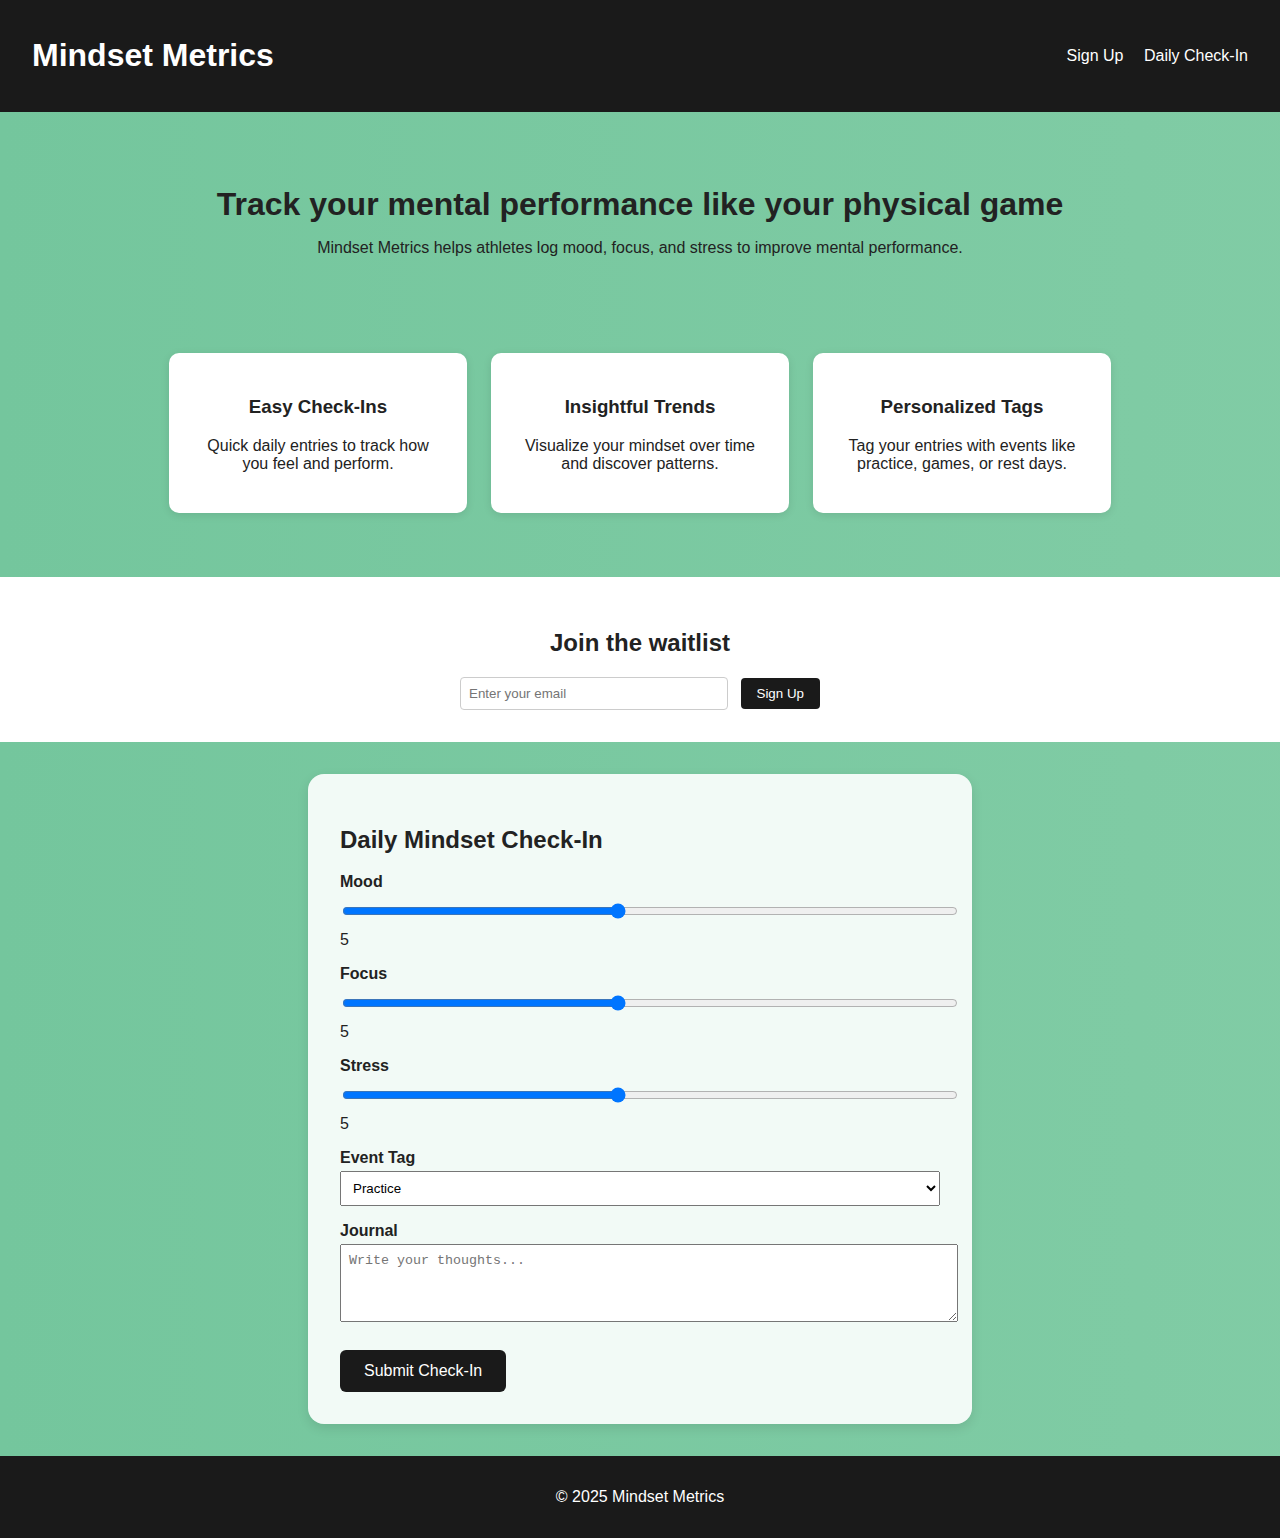
<file: index.html>
<!DOCTYPE html>
<html lang="en">
<head>
  <meta charset="UTF-8" />
  <meta name="viewport" content="width=device-width, initial-scale=1" />
  <title>Mindset Metrics</title>
  <link rel="stylesheet" href="styles.css" />
</head>
<body>
  <header>
    <h1>Mindset Metrics</h1>
    <nav>
      <a href="#signup">Sign Up</a>
      <a href="#checkin">Daily Check-In</a>
    </nav>
  </header>

  <section class="hero">
    <h2>Track your mental performance like your physical game</h2>
    <p>Mindset Metrics helps athletes log mood, focus, and stress to improve mental performance.</p>
  </section>

  <section class="features">
    <div class="feature">
      <h3>Easy Check-Ins</h3>
      <p>Quick daily entries to track how you feel and perform.</p>
    </div>
    <div class="feature">
      <h3>Insightful Trends</h3>
      <p>Visualize your mindset over time and discover patterns.</p>
    </div>
    <div class="feature">
      <h3>Personalized Tags</h3>
      <p>Tag your entries with events like practice, games, or rest days.</p>
    </div>
  </section>

  <section class="signup" id="signup">
    <h2>Join the waitlist</h2>
    <div id="form-wrapper">
      <input type="email" id="emailInput" placeholder="Enter your email" />
      <button id="signupButton">Sign Up</button>
    </div>
    <div id="confirmationMessage" class="hidden"></div>
  </section>

  <section class="checkin" id="checkin">
    <h2>Daily Mindset Check-In</h2>
    <label for="mood">Mood</label>
    <input type="range" id="mood" min="1" max="10" value="5" />
    <span id="moodValue">5</span>

    <label for="focus">Focus</label>
    <input type="range" id="focus" min="1" max="10" value="5" />
    <span id="focusValue">5</span>

    <label for="stress">Stress</label>
    <input type="range" id="stress" min="1" max="10" value="5" />
    <span id="stressValue">5</span>

    <label for="tag">Event Tag</label>
    <select id="tag">
      <option value="practice">Practice</option>
      <option value="game">Game</option>
      <option value="rest">Rest</option>
      <option value="other">Other</option>
    </select>

    <label for="journal">Journal</label>
    <textarea id="journal" rows="4" placeholder="Write your thoughts..."></textarea>

    <button id="submitCheckin">Submit Check-In</button>
    <div id="checkinConfirmation" class="hidden"></div>
  </section>

  <footer>
    <p>&copy; 2025 Mindset Metrics</p>
  </footer>

  <script type="module" src="./script.js"></script>
</body>
</html>
</file>
<file: styles.css>
/* Reset */
body {
  margin: 0;
  font-family: 'Arial', sans-serif;
  color: #222;
  background: linear-gradient(270deg, #d8f3dc, #b7e4c7, #95d5b2, #74c69d);
  background-size: 800% 800%;
  animation: gradientShift 20s ease infinite;
}

/* Gradient Animation */
@keyframes gradientShift {
  0% { background-position: 0% 50%; }
  50% { background-position: 100% 50%; }
  100% { background-position: 0% 50%; }
}

header {
  background-color: #1a1a1a;
  color: white;
  padding: 1rem 2rem;
  display: flex;
  justify-content: space-between;
  align-items: center;
}

nav a {
  color: white;
  text-decoration: none;
  margin-left: 1rem;
}

.hero {
  padding: 3rem 2rem;
  text-align: center;
}

.hero h2 {
  font-size: 2rem;
  margin-bottom: 1rem;
}

.features {
  display: flex;
  flex-wrap: wrap;
  gap: 1.5rem;
  padding: 2rem;
  justify-content: center;
}

.feature {
  background-color: white;
  padding: 1.5rem;
  border-radius: 10px;
  box-shadow: 0 2px 8px rgba(0,0,0,0.1);
  width: 250px;
  text-align: center;
}

.signup {
  background-color: white;
  padding: 2rem;
  text-align: center;
  margin: 2rem auto;
}

#form-wrapper {
  margin-top: 1rem;
}

input[type="email"] {
  padding: 0.5rem;
  width: 250px;
  margin-right: 0.5rem;
  border: 1px solid #ccc;
  border-radius: 4px;
}

button {
  padding: 0.5rem 1rem;
  background-color: #1a1a1a;
  color: white;
  border: none;
  cursor: pointer;
  border-radius: 4px;
  transition: background-color 0.3s ease;
}

button:hover {
  background-color: #333;
}

#confirmationMessage {
  margin-top: 1rem;
  font-weight: bold;
  color: #28a745;
  animation: fadeIn 0.6s ease-in-out;
}

.hidden {
  display: none;
}

@keyframes fadeIn {
  from { opacity: 0; transform: translateY(10px); }
  to { opacity: 1; transform: translateY(0); }
}

footer {
  text-align: center;
  padding: 1rem;
  background-color: #1a1a1a;
  color: white;
  margin-top: 2rem;
}

.checkin {
  background: rgba(255, 255, 255, 0.9);
  padding: 2rem;
  margin: 2rem auto;
  max-width: 600px;
  border-radius: 16px;
  box-shadow: 0 4px 12px rgba(0,0,0,0.1);
}

.checkin label {
  display: block;
  margin-top: 1rem;
  font-weight: bold;
}

.checkin input[type="range"],
.checkin select,
.checkin textarea {
  width: 100%;
  padding: 0.5rem;
  margin-top: 0.25rem;
}

.checkin button {
  margin-top: 1.5rem;
  padding: 0.75rem 1.5rem;
  font-size: 1rem;
  background-color: #1a1a1a;
  color: white;
  border: none;
  cursor: pointer;
  border-radius: 6px;
  transition: background 0.2s ease;
}

.checkin button:hover {
  background-color: #333;
}

#checkinConfirmation {
  margin-top: 1rem;
  color: green;
  font-weight: bold;
}

/* Animation for button press */
button:active {
  transform: scale(0.97);
  transition: transform 0.1s ease;
}

/* Fade-in effect for confirmation messages */
.fade-in {
  animation: fadeIn 0.5s ease-in forwards;
}

@keyframes fadeIn {
  from { opacity: 0; transform: translateY(10px); }
  to { opacity: 1; transform: translateY(0); }
}

/* Optional: make hidden actually hidden */
.hidden {
  display: none;
}
</file>
